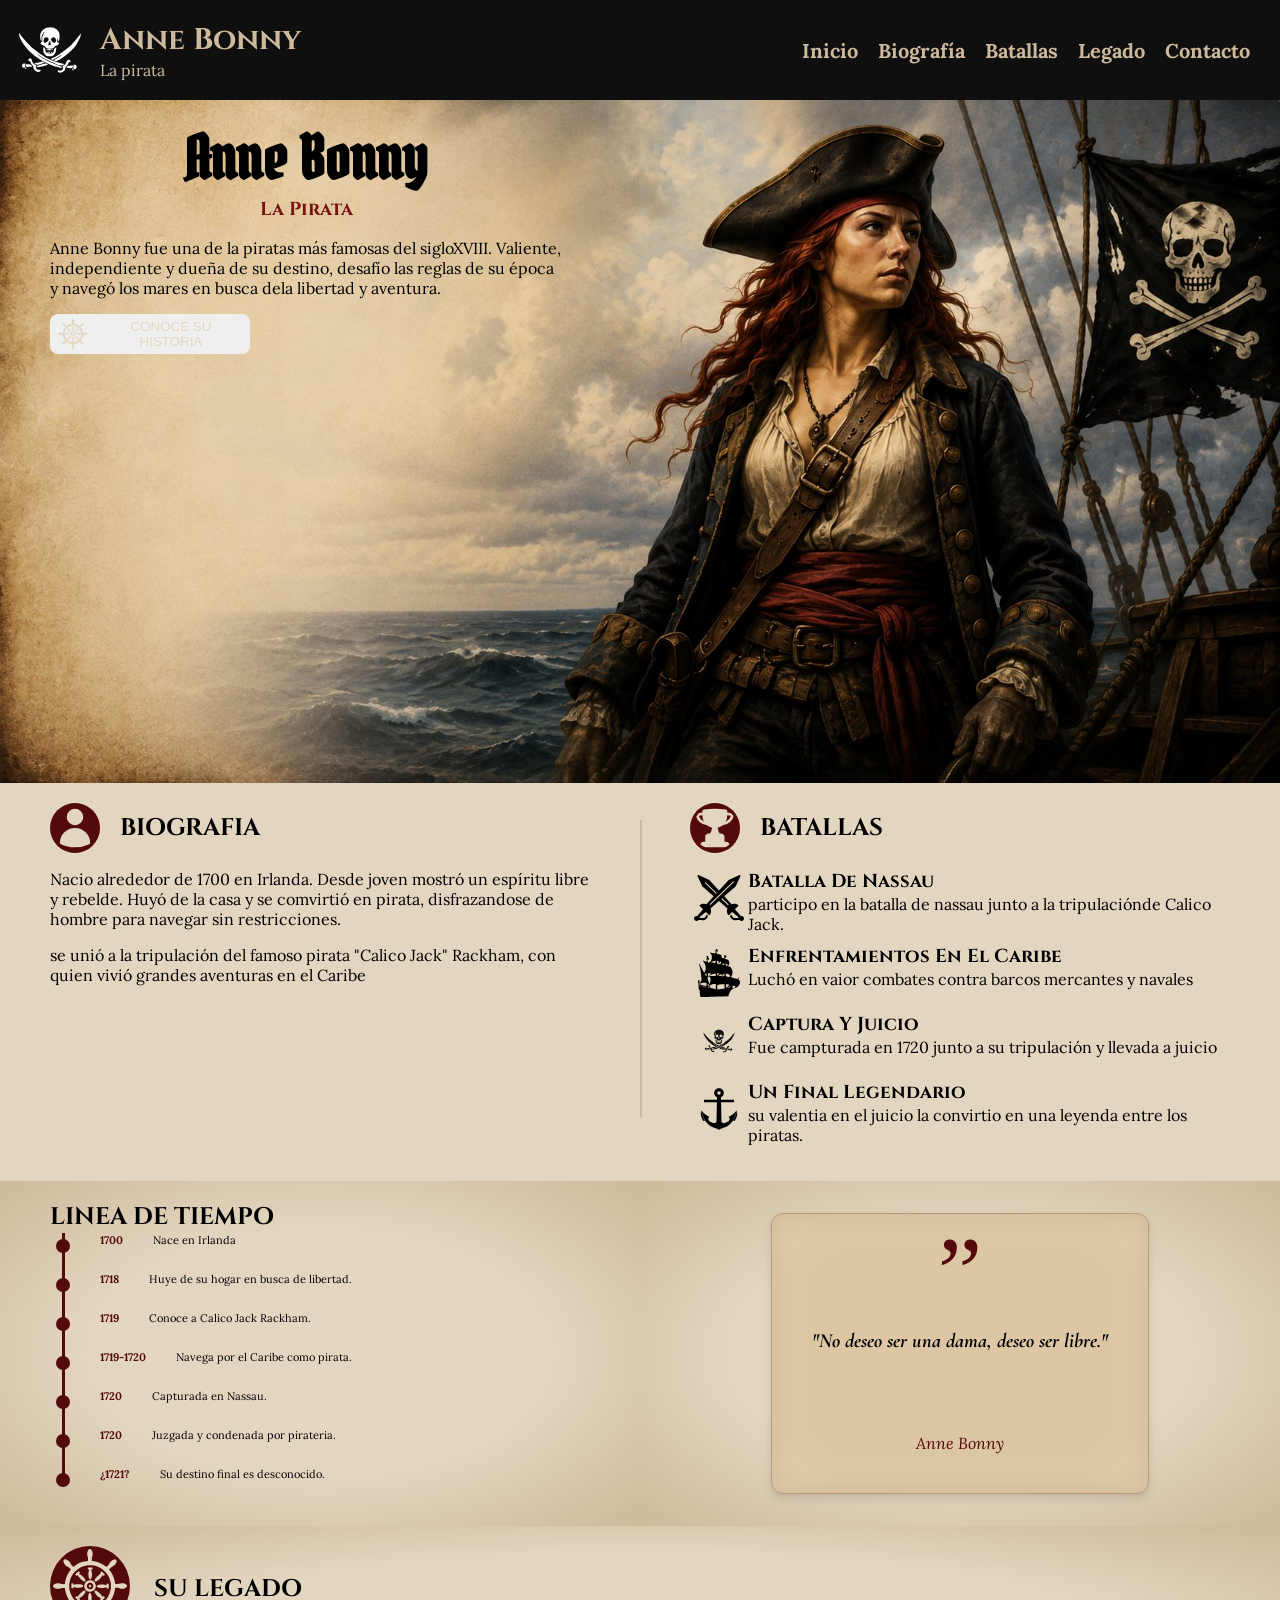
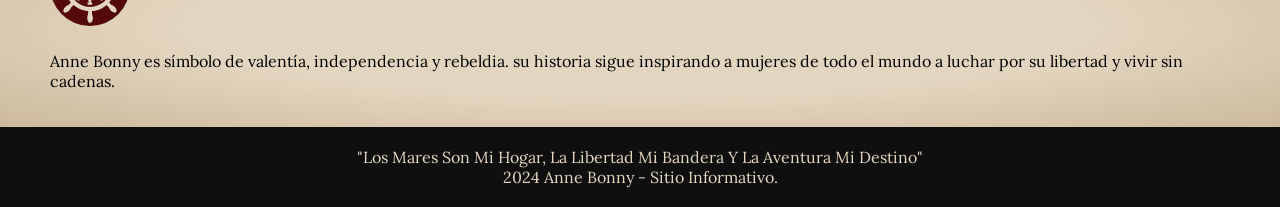
<file: index.html>
<!DOCTYPE html>
<html lang="es">

<head>
    <meta charset="UTF-8">
    <meta name="viewport" content="width=device-width, initial-scale=1.0">
    <!-- Descripcion para buscadores y resultados de SEO. -->
    <meta name="description"
        content="Conoce la vida, las batallas y el legado de Anne Bonny, una de las piratas más famosas del siglo XVIII.">

    <!-- La imagen JPEG optimizada es el elemento principal y se solicita con prioridad alta, prove bajando resulicion pero esta forma me dio el mejor resultado. -->
    <link rel="preload" as="image" href="img/annebonny.jpg" fetchpriority="high">
    <link rel="preload" href="css/styles.css" as="style">
    <link rel="stylesheet" href="css/styles.css">

    <link rel="preconnect" href="https://fonts.googleapis.com">
    <link rel="preconnect" href="https://fonts.gstatic.com" crossorigin>

    <!-- Carga las fuentes despues del render inicial para no bloquear la pagina. -->
    <link
        href="https://fonts.googleapis.com/css2?family=Cinzel:wght@400;600;700&family=Cormorant+Garamond:ital,wght@0,400;1,400;1,600&family=Lora:wght@400;500;600&family=Pirata+One&display=swap"
        rel="stylesheet" media="print" onload="this.media='all'">
    <noscript>
        <link
            href="https://fonts.googleapis.com/css2?family=Cinzel:wght@400;600;700&family=Cormorant+Garamond:ital,wght@0,400;1,400;1,600&family=Lora:wght@400;500;600&family=Pirata+One&display=swap"
            rel="stylesheet">
    </noscript>

    <title>Anne Bonny: biografía y legado</title>
</head>

<body>
    <header>

        <svg xmlns="http://www.w3.org/2000/svg" xmlns:svg="http://www.w3.org/2000/svg" id="svg557"
            viewBox="0 0 744.09 496.06" fill="currentColor" version="1.0" y="0" x="0" class="jolly-roger">
            <g id="g790" transform="translate(11.735 27.521)">
                <path id="selection_to_path"
                    d="m297 155c3-9 0-25 1-35 1-6 5-12 8-18 2-6 5-14 12-16-2 6-3 6-5 11l-3 11c-2 5-5 7-6 12-2 7-1 24-1 32 0 2 0 5-2 7-3 4-12 1-11 11 0 1 0 3 1 4 4 9 20 12 28 16 8 5 6 10 14 15 8 6 29 6 39 5 3-1 8-1 11-3 8-3 9-11 17-16 6-3 19-5 25-14 1-1 2-3 2-4 3-11-10-7-13-14-2-5 1-21 2-26l3 3v9l1 10c11-2 10-15 11-24 2-24 2-39-15-58-10-10-23-18-37-20h-9l-7-1-8 1c-13 1-22 1-33 7-8 4-13 9-19 16-15 16-18 36-15 57 1 8 3 17 9 22zm33-30c14-1 24 9 19 23-4 9-13 16-23 18-9 1-13-5-13-13 0-13 2-24 17-28zm56 0c12 0 18 10 19 21 0 3 1 6 1 8-1 7-8 12-15 13-11 0-24-17-23-27 2-9 10-13 18-15zm-18 61l-11-2-9 3c-1-7 2-17 5-24 1-2 3-6 5-7 4-1 5 4 5 6 2 8 5 16 5 24z" />
                <path id="selection_to_path#1"
                    d="m407 202c-3 1-7 1-10 3-10 7-5 24-14 35-4 5-13 7-20 7-13 0-29-1-35-14-5-9 2-18-9-29-2-1-5-4-7-4-3 0-2 4-2 6l1 20c0 15 4 15 11 24 4 6 7 12 14 15 9 3 19 3 28 2 7 0 11 1 18-3s19-20 21-28l1-14c2-10 3-8 3-20z" />
                <path id="path719"
                    d="m590 98c-15 21-31.26 38.79-49 60l-24 27c-20 19-70 56-93 71-13 9-27 16-41 22l-18.26 8.84c3 3 8.58 4.64 13.63 7 3 0 13.63-5.84 16.63-7.84l32-18c6-4 12-9 19-10-3 7-10 11-17 15l-19 11s-19.95 11.37-22.68 13.26c5.47 2.16 13.68 4.64 18.89 6.74 5 0 11.79-5 15.79-7 11-6 25-15 36-23l18-12c14-11 28-23 41-36 10-9 20-18 28-29 11-13 18-28 26-43 9-14 12-23 17-38 1-5 4-13 2-18z" />
                <path id="path725"
                    d="m131 93c-3 11 1 24 5 34 9 24 24 45 39 65 9 13 24 29 35 40l12 10 26 23c21 16 60 40 84 51l32 14s13 5 13 5c15 6 30 10 46 13 9 2 19 5 28 5-3-11-9-10-18-13l-33-13c-46-19-97-38-133-74 7 0 12 6 17 10 7 5 16 11 24 16 22 13 72 36 97 45 10 4 27 11 37 11 8 1 19-4 25-8-4-4-8-3-14-4 0 0-31-9-31-9-27-7-53-17-78-30l-14-6-19-12-23-15-24-19-41-32s-38-39-38-39l-19-22-20-22-15-24z" />
                <path id="path731"
                    d="m452 340c2 4 6 10 6 15 0 11-13 21-23 20-4-1-13-6-16 0-1 2-1 4 0 5 0 4 5 6 9 8 11 3 23-1 32-7 7-4 12-11 14-19l2-13c1-4 5-5 10-12 6-8 12-22 20-28 3-2 6-3 10-4-2-3-4-5-6-8-2-1-4-3-6-3-3-1-7-1-10 1-14 7-11 20-19 30-6 8-13 12-23 15z" />
                <path id="path737"
                    d="m484 353c7 3 13 2 20 2l15 1c7 0 9-4 12-10 1-2 2-6 0-8s-6-2-9-2l-17 1c-3 0-8 0-11 1-5 3-9 10-10 15z" />
                <path id="path743" d="m538 367c-5-2-8-4-11-8-1 1-2 1-3 2-1 5 12 17 14 6z" />
                <path id="path744" d="m531 333l8 5c-2 4-7 12-6 17 1 10 15 10 21 4 7-8 7-20-3-26-6-3-13-2-20 0z" />
                <path id="selection_to_path#5" d="m172 361l1 1c8-2 13-5 14-13-6 1-12 7-15 12z" />
                <path id="selection_to_path#4"
                    d="m179 324c-3-2-6-3-10-3-3 0-6 0-9 1-10 4-11 20-3 27 4 4 14 6 18 1 4-4 3-9 1-14-1-3-3-7-1-9 1-2 3-2 4-3z" />
                <path id="selection_to_path#3"
                    d="m178 328c1 3 6 15 8 17 3 2 6 2 9 2l18-1h13c0-3 0-6-1-8-3-8-14-12-22-12 0 0-9 1-9 1-6 0-11-1-16 1z" />
                <path id="selection_to_path#2"
                    d="m197 296c19 5 19 21 27 32 3 4 11 10 12 14 1 3 0 4 1 11 2 9 8 18 16 23 9 6 17 10 28 7 6-2 12-6 9-13s-14 0-21-2c-7-3-15-13-15-21l4-14c-11-4-24-13-29-24-3-7-3-17-8-22-9-7-21-1-24 9z" />
                <path id="path758"
                    d="m245 319c3 4 5 5 9 7 14 8 23 2 37-1 0 0 29-9 29-9-3.84-2.58-12.42-7.95-16-10l-19 5-40 8z" />
                <path id="path759"
                    d="m259 348c26 0 50-8 75-14 0 0 11-5.21 14.68-5.21-3.47-2.53-17.63-7.63-19.84-9.63-3 0.89-14.84 4.84-18.84 5.84l-25 7-12 3c-7 3-12 4-14 13z" />
                <path id="selection_to_path#8"
                    d="m336 233c0 2.5 0.25 5.54 1.25 7.04s4.75 1.63 5.75 0.96c0.81-0.82-0.75-4.75-1.62-5.88-0.88-1.12-2.38-1.62-5.38-2.12z" />
                <path id="selection_to_path#7" d="m344 234l1 5c0 1 1 3 2 4 4 2 6-8 3-9-2-1-4 0-6 0z" />
                <path id="selection_to_path#6"
                    d="m356 235c-3 2-3.09 5.72-1.96 7.6 1.12 1.87 3.46 1.9 4.96 1.4 1-0.5 2.5-3 2.62-5.25 0.13-2.25-1.12-4.25-5.62-3.75z" />
                <path id="path784" d="m345 222c2.7 1.4 7.17-0.09 7.17-0.09l-0.17-5.91c-1-4-4-5-6-3-1 2-1 7-1 9z" />
                <path id="path785"
                    d="m360 212c-1 0-4.13-0.52-5.13 0.48-1.96 1.96-2.87 8.52 0.13 10.52 1.87 0.48 5 0.91 6-3.09v-2.91s-0.04-3.26-1-5z" />
                <path id="path786" d="m370 244c0.91 0.4 2-1 3-2 7-7-7.56-12.61-5-2 0 0 0.95 3.83 2 4z" />
                <path id="path787" d="m341.74 211c-1-0.35-2.74 0-3.74 0-7.78 3.52 2 17 5 8v-3s-0.56-4.65-1.26-5z" />
                <path id="path788"
                    d="m364 212s-1.7 10.13-1 11c1.31 0.7 5.34 0.52 6.83-0.52 0-3 0.18-6.51-0.42-8.34-0.61-1.83-1.91-1.64-5.41-2.14z" />
                <path id="path789"
                    d="m373.56 210.83l-0.56 5.17c0 3 0.65 8.83 4.65 5.83 0.5-0.5 1.85-6.45 1.3-9.17-1.03-1.45-2.91-1.6-5.39-1.83z" />
            </g>

        </svg>
        <div>
            <h1>Anne Bonny</h1>
            <p>La pirata</p>
        </div>
        <nav>
            <a href="#presentacion">Inicio</a>
            <a href="#biografia">Biografía</a>
            <a href="#logros">Batallas</a>
            <a href="#legado">Legado</a>
            <a href="contacto.html">Contacto</a>
        </nav>

    </header>
    <main>
        <!-- Presentacion -->
        <section id="presentacion">
            <div class="principal-texto">
                <h2>Anne Bonny</h2>
                <h3> La Pirata </h3>
                <p>Anne Bonny fue una de la piratas más famosas del sigloXVIII. Valiente, independiente y dueña de su
                    destino, desafío las reglas de su época y navegó los mares en busca dela libertad y aventura.</p>

                <button id="historia">
                    <svg version="1.0" xmlns="http://www.w3.org/2000/svg" fill="currentColor"
                        viewBox="0 0 1280.000000 1280.000000" preserveAspectRatio="xMidYMid meet">
                        <metadata>
                            Created by potrace 1.15, written by Peter Selinger 2001-2017
                        </metadata>
                        <g transform="translate(0.000000,1280.000000) scale(0.100000,-0.100000)" stroke="none">
                            <path d="M6300 12784 c-106 -39 -196 -130 -265 -269 -160 -326 -166 -797 -14
-1134 l29 -64 0 -288 c0 -241 -2 -289 -14 -289 -113 0 -509 -65 -717 -119
-599 -153 -1161 -435 -1648 -825 l-129 -104 -203 204 c-198 199 -203 205 -230
278 -129 355 -485 699 -844 818 -99 32 -239 32 -310 0 -57 -27 -88 -53 -120
-102 -122 -193 17 -583 315 -880 145 -146 303 -250 485 -320 54 -20 82 -44
266 -228 l207 -205 -87 -107 c-471 -584 -785 -1279 -911 -2014 -26 -152 -50
-344 -50 -397 0 -18 -12 -19 -286 -19 -269 0 -289 1 -319 20 -49 30 -161 70
-257 91 -484 106 -1022 -39 -1166 -315 -22 -42 -26 -64 -26 -126 0 -98 26
-154 114 -241 257 -255 882 -316 1299 -128 l64 29 288 0 c269 0 289 -1 289
-17 1 -48 23 -225 46 -363 119 -721 429 -1413 892 -1991 l110 -137 -207 -204
c-195 -195 -209 -206 -271 -228 -349 -121 -703 -486 -822 -845 -32 -99 -32
-239 0 -310 64 -139 198 -191 390 -150 376 79 755 423 911 827 25 63 40 81
230 272 l203 204 108 -86 c584 -472 1279 -787 2014 -912 152 -26 344 -50 397
-50 18 0 19 -12 19 -286 0 -269 -1 -289 -20 -319 -30 -49 -70 -161 -91 -257
-106 -484 39 -1022 315 -1166 42 -22 64 -26 126 -26 98 0 154 26 241 114 255
257 316 882 128 1299 l-29 64 0 288 c0 241 2 289 14 289 113 0 509 65 717 119
599 153 1161 435 1648 825 l129 104 203 -204 c198 -199 203 -205 230 -278 129
-355 485 -699 844 -818 99 -32 239 -32 310 0 57 27 88 53 120 102 122 193 -17
583 -315 880 -145 146 -303 250 -485 320 -54 20 -82 44 -266 228 l-207 205 87
107 c471 584 785 1279 911 2014 26 152 50 344 50 397 0 18 12 19 286 19 269 0
289 -1 319 -20 49 -30 161 -70 257 -91 484 -106 1022 39 1166 315 22 42 26 64
26 126 0 98 -26 154 -114 241 -257 255 -882 316 -1299 128 l-64 -29 -288 0
c-269 0 -289 1 -289 18 -1 47 -23 224 -46 362 -119 721 -429 1413 -892 1991
l-110 137 207 204 c195 195 209 206 271 228 349 121 703 486 822 845 32 99 32
239 0 310 -64 139 -198 191 -390 150 -376 -79 -755 -423 -911 -827 -25 -63
-40 -81 -230 -272 l-203 -204 -108 86 c-584 472 -1279 787 -2014 912 -152 26
-344 50 -397 50 -18 0 -19 12 -19 286 0 269 1 289 20 319 30 49 70 161 91 257
106 484 -41 1026 -315 1165 -65 33 -153 40 -216 17z m565 -2813 c180 -25 269
-41 424 -80 1343 -337 2396 -1443 2665 -2801 53 -266 60 -352 60 -705 0 -292
-2 -347 -22 -480 -72 -471 -207 -877 -420 -1257 -340 -608 -812 -1080 -1420
-1420 -380 -213 -786 -348 -1257 -420 -133 -20 -188 -22 -480 -22 -353 0 -439
7 -705 60 -1366 271 -2468 1326 -2805 2684 -74 298 -100 525 -100 865 1 297
14 439 66 695 306 1529 1578 2705 3119 2884 201 23 215 24 480 20 174 -2 289
-9 395 -23z" />
                            <path d="M6030 9428 l0 -193 130 2 c71 1 130 1 130 0 0 -2 -16 -35 -35 -74
-43 -87 -90 -266 -110 -419 -19 -148 -19 -444 0 -601 29 -234 99 -450 175
-536 70 -80 137 -89 204 -27 148 137 246 587 217 1000 -20 291 -65 474 -159
652 -2 4 55 6 127 5 l131 -2 0 193 0 192 -405 0 -405 0 0 -192z" />
                            <path d="M4127 8672 l-297 -297 133 -133 133 -133 93 96 c52 52 95 94 96 93 1
-2 10 -25 19 -53 29 -79 118 -232 199 -340 239 -319 590 -612 848 -706 70 -26
95 -30 152 -27 57 3 71 8 94 31 23 23 28 37 31 94 6 111 -56 257 -191 448
-226 320 -624 658 -882 751 -27 9 -51 18 -53 19 -1 1 41 44 93 96 l95 94 -132
132 -133 133 -298 -298z" />
                            <path d="M8265 8840 l-130 -130 93 -93 c50 -51 92 -96 92 -100 0 -4 -6 -7 -13
-7 -26 0 -212 -97 -296 -154 -136 -93 -218 -162 -351 -295 -147 -147 -222
-237 -314 -377 -76 -118 -119 -204 -141 -289 -19 -76 -19 -118 1 -161 55 -115
259 -76 519 99 337 227 661 595 791 900 l29 67 95 -95 95 -95 130 130 130 130
-295 298 c-162 165 -297 300 -300 300 -3 1 -64 -56 -135 -128z" />
                            <path d="M6270 7383 c-402 -67 -724 -356 -830 -748 -33 -122 -38 -310 -11
-441 90 -436 446 -758 888 -803 378 -39 741 144 950 477 182 291 196 665 37
973 -177 343 -522 552 -901 548 -59 -1 -119 -4 -133 -6z m275 -438 c143 -38
285 -143 358 -266 134 -227 98 -505 -89 -693 -111 -110 -252 -169 -405 -169
-158 1 -280 53 -399 173 -146 146 -201 333 -155 529 47 199 224 377 421 425
79 19 197 19 269 1z" />
                            <path d="M6346 6593 c-47 -13 -97 -57 -122 -109 -107 -219 164 -417 336 -244
98 97 85 245 -28 324 -35 25 -54 31 -105 32 -34 2 -71 0 -81 -3z" />
                            <path d="M3180 6415 l0 -405 193 0 192 0 -2 125 c-1 69 2 125 7 125 4 0 34
-13 66 -29 115 -57 308 -102 519 -121 376 -34 818 37 1005 162 239 159 38 347
-454 425 -157 25 -547 25 -698 0 -147 -25 -275 -61 -365 -102 -42 -19 -78 -35
-80 -35 -2 0 -3 57 -2 128 l1 127 -191 3 -191 2 0 -405z" />
                            <path d="M9260 6640 l0 -130 -42 21 c-172 88 -381 129 -689 136 -227 6 -346
-3 -519 -38 -318 -63 -496 -191 -437 -314 61 -127 339 -224 733 -255 315 -25
700 31 893 129 l61 31 0 -130 0 -130 190 0 190 0 0 405 0 405 -190 0 -190 0 0
-130z" />
                            <path d="M5400 5594 c-274 -73 -704 -435 -956 -805 -57 -84 -154 -270 -154
-296 0 -7 -3 -13 -7 -13 -4 0 -49 42 -100 92 l-93 93 -132 -132 c-73 -73 -130
-134 -127 -135 3 -2 138 -136 302 -298 l297 -295 130 130 130 130 -97 97 c-82
83 -94 98 -77 104 392 128 962 692 1093 1082 24 72 27 161 6 201 -29 57 -108
74 -215 45z" />
                            <path d="M7253 5590 c-84 -51 -84 -153 2 -336 77 -166 201 -333 388 -522 124
-126 205 -196 335 -289 85 -61 272 -163 322 -176 24 -6 20 -11 -70 -102 l-95
-95 133 -133 132 -132 297 298 298 297 -132 132 -133 133 -95 -95 c-91 -90
-96 -94 -102 -70 -13 50 -115 237 -176 322 -93 130 -163 211 -289 335 -189
187 -356 311 -522 388 -145 68 -234 81 -293 45z" />
                            <path d="M6345 5231 c-116 -48 -218 -311 -256 -660 -17 -160 -7 -471 21 -626
22 -127 78 -308 110 -361 11 -17 20 -34 20 -38 0 -3 -58 -6 -130 -6 l-130 0 0
-190 0 -190 405 0 405 0 0 190 0 190 -128 0 -128 0 32 68 c177 366 173 1117
-6 1472 -64 127 -141 181 -215 151z" />
                        </g>
                    </svg>
                    Conoce su historia
                </button>
            </div>

        </section>
        <div id="inicio">
            <!-- Biografia -->
            <section id="biografia">
                <div id="biografia2" class="principal-texto mi-seccion">
                    <h2 class="titulo-seccion">
                        <svg class="icono-principal" xmlns="http://www.w3.org/2000/svg" viewBox="0 0 24 24"
                            fill="currentColor" class="size-6">
                            <path fill-rule="evenodd"
                                d="M7.5 6a4.5 4.5 0 1 1 9 0 4.5 4.5 0 0 1-9 0ZM3.751 20.105a8.25 8.25 0 0 1 16.498 0 .75.75 0 0 1-.437.695A18.683 18.683 0 0 1 12 22.5c-2.786 0-5.433-.608-7.812-1.7a.75.75 0 0 1-.437-.695Z"
                                clip-rule="evenodd" />
                        </svg>

                        Biografia
                    </h2>
                    <p>Nacio alrededor de 1700 en Irlanda. Desde joven mostró un espíritu libre y rebelde. Huyó de la
                        casa y
                        se
                        comvirtió en pirata, disfrazandose de hombre para navegar sin restricciones.</p>

                    <p>se unió a la tripulación del famoso pirata "Calico Jack" Rackham, con quien vivió grandes
                        aventuras
                        en el
                        Caribe</p>
                </div>
            </section>
            <!-- Logros -->
            <section id="logros">
                <div class="principal-texto">
                    <h2 class="titulo-seccion">
                        <svg xmlns="http://www.w3.org/2000/svg" viewBox="0 0 24 24" fill="currentColor"
                            class="size-6 icono-principal">
                            <path fill-rule="evenodd"
                                d="M5.166 2.621v.858c-1.035.148-2.059.33-3.071.543a.75.75 0 0 0-.584.859 6.753 6.753 0 0 0 6.138 5.6 6.73 6.73 0 0 0 2.743 1.346A6.707 6.707 0 0 1 9.279 15H8.54c-1.036 0-1.875.84-1.875 1.875V19.5h-.75a2.25 2.25 0 0 0-2.25 2.25c0 .414.336.75.75.75h15a.75.75 0 0 0 .75-.75 2.25 2.25 0 0 0-2.25-2.25h-.75v-2.625c0-1.036-.84-1.875-1.875-1.875h-.739a6.706 6.706 0 0 1-1.112-3.173 6.73 6.73 0 0 0 2.743-1.347 6.753 6.753 0 0 0 6.139-5.6.75.75 0 0 0-.585-.858 47.077 47.077 0 0 0-3.07-.543V2.62a.75.75 0 0 0-.658-.744 49.22 49.22 0 0 0-6.093-.377c-2.063 0-4.096.128-6.093.377a.75.75 0 0 0-.657.744Zm0 2.629c0 1.196.312 2.32.857 3.294A5.266 5.266 0 0 1 3.16 5.337a45.6 45.6 0 0 1 2.006-.343v.256Zm13.5 0v-.256c.674.1 1.343.214 2.006.343a5.265 5.265 0 0 1-2.863 3.207 6.72 6.72 0 0 0 .857-3.294Z"
                                clip-rule="evenodd" />
                        </svg>

                        Batallas
                    </h2>
                    <ul>
                        <li>
                            <svg class="icono-secundario" xmlns="http://www.w3.org/2000/svg"
                                shape-rendering="geometricPrecision" text-rendering="geometricPrecision"
                                image-rendering="optimizeQuality" fill-rule="evenodd" clip-rule="evenodd"
                                viewBox="0 0 512 472.178">
                                <path
                                    d="M476.079 10.208l-48.678 105.717a7.269 7.269 0 01-1.801 2.393L310.365 219.249l74.965 81.314c6.784-2.789 13.816-4.524 20.824-5.189 16.697-1.586 33.257 2.898 46.096 13.656a5.408 5.408 0 01.633 8.188l-33.872 33.873 62.95 70.999c7.948-1.519 16.485.797 22.638 6.949 9.868 9.869 9.868 25.87 0 35.738-9.869 9.868-25.871 9.868-35.739 0a25.383 25.383 0 01-3.383-4.188l-.275.02c-3.468.225-6.874.522-10.533.841-16.808 1.474-38.32 3.354-51.495-1.179-8.702-2.991-15.775-7.738-21.3-14.132-5.425-6.283-9.216-14.003-11.459-23.058-1.38-5.576 2.022-11.221 7.598-12.602 5.576-1.38 11.221 2.024 12.601 7.598 1.455 5.876 3.762 10.71 6.97 14.424 3.11 3.598 7.22 6.317 12.38 8.089l42.865.143.329-9.611-62.131-52.047-31.748 31.748-.338.295a5.396 5.396 0 01-7.603-.633c-10.937-12.878-15.502-29.565-13.905-46.39.677-7.143 2.468-14.311 5.351-21.217l-86.785-76.011-86.783 76.011c2.882 6.906 4.674 14.074 5.351 21.217 1.597 16.825-2.969 33.512-13.905 46.39a5.396 5.396 0 01-7.603.633l-.33-.303-31.749-31.745-62.138 52.052.329 9.611 42.865-.143c5.16-1.772 9.27-4.491 12.38-8.089 3.208-3.714 5.515-8.548 6.97-14.424 1.38-5.574 7.025-8.978 12.601-7.598 5.576 1.381 8.977 7.026 7.597 12.602-2.242 9.055-6.033 16.775-11.458 23.058-5.525 6.394-12.598 11.141-21.301 14.132-13.174 4.533-34.686 2.653-51.494 1.179-3.659-.319-7.065-.616-10.533-.841l-.275-.02a25.434 25.434 0 01-3.383 4.188c-9.868 9.868-25.87 9.868-35.739 0-9.868-9.868-9.868-25.869 0-35.738 6.152-6.152 14.69-8.468 22.638-6.949l62.952-71.002-33.874-33.87a5.408 5.408 0 01.633-8.188c12.838-10.758 29.398-15.242 46.096-13.656 7.008.665 14.039 2.399 20.824 5.188l74.962-81.314L86.4 118.318a7.229 7.229 0 01-1.799-2.394L35.921 10.208A7.195 7.195 0 0145.712.781l106.324 47.593a7.173 7.173 0 012.359 1.695l101.602 110.207L357.599 50.064a7.323 7.323 0 012.365-1.69L466.288.781a7.195 7.195 0 019.791 9.427zM288.195 238.667l-1.66 1.454-6.476 5.674 67.424 65.473 7.517-7.73-66.805-64.871zm-62.43-45.597l5.318-5.769 1.992-2.161L118.827 74.198l-7.517 7.73L225.765 193.07zM409.874 72.999L166.923 308.93l-7.517-7.73L402.357 65.269l7.517 7.73z" />
                            </svg>
                            <div>
                                <h3>batalla de nassau</h3>
                                <p>participo en la batalla de nassau junto a la tripulaciónde Calico Jack.</p>
                            </div>
                        </li>
                        <li>
                            <svg class="icono-secundario" version="1.1" id="Layer_1" xmlns="http://www.w3.org/2000/svg"
                                xmlns:xlink="http://www.w3.org/1999/xlink" x="0px" y="0px"
                                viewBox="0 0 1446.024 1658.628" enable-background="new 0 0 1446.024 1658.628"
                                xml:space="preserve">
                                <path d="M1384.601,1049.451c-8.191-1.121-16.431-2.779-23.696-6.875c7.606-20.673,21.453-38.42,34.861-55.631
	c-0.195-3.413-0.585-10.288-0.78-13.749c-26.426,11.507-42.175,36.714-63.238,54.949c-20.562,8.535-94.522-26.023-145.441-29.156
	c-15.261-1.365-22.574-16.333-30.961-27.011c-14.53-4.291-29.547-6.533-44.612-7.46c23.257-31.009,47.294-62.214,60.263-99.22
	c1.03-59.889,9.904-55.48-7.509-121.648c-7.897-34.692-40.995-101.596-66.407-113.749c-30.59-2.895-48.618-16.23-79.083-21.307
	c10.288-18.771,27.889-32.716,35.885-52.852c24.128-53.35,6.922-134.7-29.888-168.893c-27.158-6.338-54.266-13.798-79.864-25.012
	c-3.218-0.049-9.654-0.195-12.872-0.244c-3.803-10.483-5.509-21.502-6.68-32.569c2.877-5.168,5.753-10.434,8.581-15.651
	c-2.877-5.851-5.802-11.702-8.63-17.601c14.042,3.51,21.55,14.188,24.72,27.694c5.9,1.511,11.799,2.925,17.796,4.291
	c-1.316-6.533-2.584-13.018-3.901-19.551c5.168-21.794,1.268-43.784-7.46-64.018c-18.723-5.607-37.543-10.775-56.509-15.358
	c-3.023,25.695,4.291,52.657-4.339,77.474c-0.146,1.999-0.439,5.997-0.585,7.996c3.218,8.727,6.29,17.504,9.264,26.329
	c-3.413,1.95-6.826,3.901-10.239,5.851c-41.527-14.151-56.538-14.987-75.28-22.087c-5.934-24.138-8.181-71.955-32.277-99.025
	c-18.521-3.478-124.357-29.94-130.522-31.009c0.098-8.825,0.683-17.699-0.926-26.377c-4.583-3.315-9.264-6.485-14.042-9.459
	c-3.413-21.404,2.877-42.223,2.877-63.432c7.118,5.51,12.726,12.287,14.091,21.453c2.438,0.39,7.362,1.121,9.8,1.463
	c5.948,3.413,11.945,6.728,17.894,10.141c-6.972-16.529-6.046-34.52-5.851-52.072c-14.578-11.458-20.185-30.57-35.787-40.858
	c-9.264-1.463-18.381-3.657-27.45-5.9c0.049,18.576,0.146,37.201-0.293,55.778c-14.862,25.563-13.208-7.409,0.878,69.381
	c-10.531,6.29-19.454,14.676-22.477,27.011c-56.363-7.85-111.702-21.843-167.869-30.766c-0.098,3.267-0.293,9.751-0.341,13.018
	c28.331,25.214,64.122,56.81,58.703,124.427c3.791,80.672-14.161,129.112-49.439,178.84c-15.261-3.023-30.717-4.681-46.075-6.68
	c8.24,11.263,16.919,22.233,24.768,33.74c-18.332-5.168-36.714-10.483-54.607-17.114c-21.94-22.379-17.016-55.388-16.138-83.91
	c4.827-2.877,9.556-5.948,14.188-9.166c-1.365-7.07-3.608-13.993-5.071-21.014c12.384,9.751,13.506,27.743,26.329,37.64
	c3.462-0.097,10.385-0.244,13.798-0.341c-1.268-3.754-2.584-7.46-3.852-11.165c3.998-14.773,3.51-30.132,3.364-45.246
	c-8.971-8.971-18.333-17.65-29.205-24.232c-0.098-2.925-0.244-8.727-0.341-11.653c2.438-0.195,7.362-0.536,9.849-0.731
	c0.098-5.705,0.195-11.458,0.293-17.162c-8.922-17.162-25.256-27.596-42.126-35.739c-5.607-0.098-11.214-0.244-16.821-0.341
	c3.023,33.35,0.829,66.943,4.486,100.293c-5.461,5.656-10.922,11.312-16.382,17.016c0.878,2.925,2.535,8.776,3.364,11.75
	c21.258,12.969,11.165,40.029,13.847,60.41c-7.655,4.096-14.92,12.579-24.476,9.898c-41.102-7.362-79.083-25.744-119.795-34.91
	c12.849,27.747,38.753,33.354,77.279,106.387c53.54,115.23,33.998,226.662-18.771,291.955
	C189.2,759.64,81.681,514.154,49.399,505.131c20.458,87.001,64.537,146.39,90.492,469.624
	c18.125,114.828-35.615,184.041-76.987,203.169c2.633-14.334,12.921-24.915,22.331-35.251c-3.657-10.775-7.411-21.502-11.214-32.179
	c5.217-7.021,10.288-14.091,15.456-21.16c-15.651-7.265-24.573-22.233-37.055-33.301c-0.585,3.998-1.804,11.994-2.389,15.992
	c-7.947,6.192-16.09,12.141-24.476,17.747c0.39,2.292,1.17,6.875,1.511,9.118c7.411,16.187-0.829,34.276,3.998,51.146
	c20.269,22.112,13.314-3.294,14.334,198.586c14.92,29.254,36.226,55.046,48.659,85.568c-22.101,46.704-19.086-4.016,0,102.194
	c33.952,126.378-195.808,89.393,945.051,63.237c-0.937-80.898,114.213-250.357,151.975-254.218
	c51.826-8.781,137.985-37.468,177.377-84.593c12.384-21.599,28.961-40.615,38.81-63.628c4.291-11.458,8.045-23.111,12.628-34.471
	C1423.052,1130.824,1407.491,1061.003,1384.601,1049.451z M308.345,846.769c1.609,23.306,2.438,46.66,2.584,70.063
	c-5.363,6.338-10.678,13.067-18.284,16.919c-0.131-0.236-37.164-67.733-37.299-67.967c-0.097-2.682-0.341-8.045-0.488-10.727
	C295.552,847.023,257.625,852.566,308.345,846.769z M84.211,1262.42c0.049-7.314,0.097-14.627,0.146-21.892
	c2.438-2.048,7.265-6.192,9.703-8.24c0.146,12.482,0.244,25.012,0.585,37.494C92.012,1267.929,86.844,1264.273,84.211,1262.42z
	 M123.363,1279.29c-2.438-1.706-7.411-5.022-9.849-6.728c0.049-9.605,0.098-19.259,0.146-28.864h9.703V1279.29z M137.551,1282.703
	c-0.146-13.164-0.439-27.157,9.459-37.25c0.731,12.384,0.829,24.817,0.829,37.25H137.551z M181.871,1287.481
	c-2.438,0.097-7.314,0.341-9.751,0.439v-29.595c2.438,0,7.313-0.049,9.751-0.049V1287.481z M201.178,1298.987
	c0.049-11.945,0.146-23.891,0.244-35.787h9.654c0.049,9.313,0.098,18.674,0.195,28.035
	C208.736,1293.185,203.714,1297.037,201.178,1298.987z M228.336,1305.618c-4.729-12.969-3.364-27.011-3.559-40.517
	C242.036,1272.561,228.238,1292.357,228.336,1305.618z M259.833,1310.396c-12.823-8.581-9.508-24.232-9.995-37.445
	c2.438,0,7.411,0,9.849-0.049C260.174,1285.384,261.295,1297.964,259.833,1310.396z M279.189,1314.005
	c-2.925-13.311-7.07-28.328,2.877-39.834c6.485,9.313,6.485,20.575,7.167,31.399
	C286.698,1307.666,281.724,1311.908,279.189,1314.005z M76.361,1203.912c-1.901-1.804-5.656-5.461-7.509-7.265
	c67.865-53.992,218.879-55.377,239.2-35.056c1.219,33.74,1.219,67.674-0.683,101.414
	C265.331,1267.226,104.908,1211.057,76.361,1203.912z M304.884,1320.294c-1.073-11.506-1.268-22.964-1.316-34.471
	c2.438,2.145,7.411,6.387,9.849,8.532C311.807,1303.327,310.881,1312.883,304.884,1320.294z M329.603,1043.795
	c-2.243-19.503-0.195-39.103-1.073-58.654l3.949,0.439C331.212,1004.936,336.039,1024.975,329.603,1043.795z M464.513,470.465
	c48.275-25.994,108.158-37.69,146.416-36.324c-0.049,12.823,0.975,25.744-0.975,38.469c-4.047,6.143-8.971,11.75-13.554,17.552
	c-0.146,6.241-0.244,12.531-0.244,18.82c-9.472-4.06-108.31-27.173-109.312-27.401C480.067,477.437,463.782,481.289,464.513,470.465
	z M357.395,839.797c9.361-0.78,19.064-0.731,27.791-4.778c23.793-1.609,47.879-2.194,71.331,2.73
	c-13.311,41.199-47.294,69.43-77.426,98.391c-9.508,1.365-14.822-10.678-20.185-16.87
	C355.006,893.088,358.321,866.223,357.395,839.797z M354.226,943.161c4.388-6.875,18.138-0.975,12.433,6.826
	C362.27,956.667,348.472,950.816,354.226,943.161z M354.811,1187.969c14.871,3.803,24.232,16.09,32.082,28.376
	c-0.195,4.924-0.341,9.849-0.536,14.822c-10.19,14.334-20.478,28.864-34.715,39.59c1.219-8.142,2.584-16.187,4.047-24.281
	C350.228,1227.364,352.763,1207.374,354.811,1187.969z M366.366,1329.85c-7.606-8.63-9.654-19.698-9.898-30.766
	c2.73-1.999,8.191-6.046,10.922-8.045C367.439,1303.961,367.292,1316.93,366.366,1329.85z M391.524,1326.633
	c-2.438,0-7.313-0.049-9.751-0.049v-29.254h9.751V1326.633z M365.44,1277.096c44.261-42.928,34.766-4.892,36.47,0.878
	C389.72,1277.876,377.58,1277.681,365.44,1277.096z M398.838,1188.797c-0.843-3.371-7.834-66.568-45.978-133.203
	c-0.683-27.645-0.244-55.339-0.341-83.033c13.213-10.044,25.207-21.599,38.518-31.448c76.732,48.535,49.376,174.527,33.301,212.287
	c-3.657,8.142-6.923,16.431-9.459,25.012C410.93,1184.555,407.76,1193.722,398.838,1188.797z M415.464,1332.825
	c-2.535-2.048-7.557-6.143-10.093-8.191c0.488-10.044,1.511-20.137,6.192-29.157c1.853,1.95,5.607,5.9,7.46,7.85
	C417.658,1313.127,416.585,1322.976,415.464,1332.825z M615.903,1365.589c-12.433,0-24.866,0-37.299,0.049
	c-7.46-8.094-14.871-16.187-22.233-24.378c-18.482,0.866-92.536-2.949-105.851-15.651c-13.213-10.239-8.776-28.669-14.578-42.662
	c-7.508-0.78-15.7,0.878-22.721-2.34c-2.145-10.531-3.169-21.258-6.241-31.546c40.212-39.995,137.699-58.571,208.874-53.389
	C616.098,1252.327,615.708,1308.934,615.903,1365.589z M599.716,931.849c-65.432-0.78-130.912,0.585-196.343-0.731
	c21.16-26.914,57.094-35.739,83.423-56.753c19.55-4.116,18.254-3.466,33.886-9.751c42.67-12.267,68.641-14.974,90.297-20.722
	C624.51,916.487,610.456,918.547,599.716,931.849z M796.205,532.24c2.877-0.293,8.581-0.975,11.458-1.316
	c23.824-11.848,66.539-18.82,95.807-18.82v36.909c-4.096,4.193-8.094,8.435-12.14,12.677c-30.898-1.683-68.453-13.232-78.742-19.405
	c-5.461-0.39-10.922-0.829-16.382-1.17V532.24z M903.324,919.173c-3.901,5.899-7.655,11.848-11.36,17.845
	c-24.037-2.925-51.195,6.095-72.794-7.07c46.722-29.03,55.265-56.137,66.358-81.18h17.942
	C903.47,872.269,903.567,895.721,903.324,919.173z M784.162,868.563c4.876-0.098,9.751-0.244,14.627-0.341
	c5.656,5.705,11.36,11.36,17.211,16.967c0.293,14.091,0.195,28.474-4.924,41.833c-36.129,1.609-72.599,0.341-107.509-10.044
	c7.996-10.336,18.966-17.455,31.448-21.258C755.995,882.243,749.947,887.382,784.162,868.563z M775.483,455.838
	c-0.926-1.463-2.828-4.437-3.754-5.948c4.388-2.535,8.825-5.022,13.262-7.509c5.168,20.868,7.557,42.418,1.17,63.286
	c-19.431,30.492-41.056,46.404-76.012,32.131c-5.51-0.536-11.019-1.073-16.48-1.511c0.146-3.364,0.39-10.044,0.536-13.359
	c3.072-0.244,9.166-0.78,12.189-1.024C729.847,500.304,749.204,474.122,775.483,455.838z M654.762,476.364
	c0.049-13.749,0-27.45,0-41.199c4.291-0.975,8.581-1.95,12.872-2.925c9.898,1.073,19.795,1.804,29.742,2.34
	c16.919,14.529,26.865,38.371,18.674,60.117c-7.996,15.748-25.744,22.477-39.493,32.179c-6.095-0.049-12.189-0.146-18.284-0.146
	c5.461-11.604,10.873-23.354,12.335-36.226C665.293,485.823,660.028,481.045,654.762,476.364z M659.686,837.895
	c23.501-0.683,46.953,0.634,70.453,1.755c-14.237,30.375-38.177,57.533-70.161,69.576
	C659.443,885.433,659.735,861.688,659.686,837.895z M691.086,942.82c-8.142-1.999-16.187-4.291-24.135-6.826
	c1.853-5.071,4.096-9.946,6.68-14.627C684.211,922.732,688.209,934.092,691.086,942.82z M908.638,1341.454
	c-26.478,19.151-225.812,25.149-239.493,24.476c-7.688-18.252-4.131-133.336-3.998-135.397
	c9.579-11.824,83.286-21.292,98.489-22.233c24.52-9.404,138.834-8.542,139.834-8.581
	C913.66,1246.184,905.761,1294.307,908.638,1341.454z M942.231,519.416c12.384,2.584,24.768,5.412,37.104,8.191
	c14.871,7.996,24.037,21.941,31.887,36.372c0.049,12.482-4.096,24.232-9.898,35.105c-21.468-5.619-26.319-6.545-39.395-10.141
	c0.049-5.51,0.146-11.019,0.244-16.529c-6.143-5.022-12.287-9.995-18.528-14.773C943.06,544.867,942.573,532.142,942.231,519.416z
	 M952.763,847.89c21.843,5.656,45.393,3.852,65.87,14.432c2.243,0.39,6.777,1.073,9.069,1.463
	c26.231,13.262,47.684,34.13,60.8,60.556c0.146,5.022,0.292,10.044,0.439,15.115c-4.827,6.582-9.751,13.164-14.822,19.6
	c-18.918-3.51-38.957,0-57.143-7.021c-12.628-0.975-25.353-0.146-37.884-1.755c-8.289-11.702-19.356-20.868-28.913-31.253
	C943.304,895.867,952.812,871.489,952.763,847.89z M958.029,1211.03c1.365-1.463,4.096-4.339,5.461-5.753
	c37.989-3.993,66.058,3.299,101.219,13.847c-0.146,3.072-0.488,9.117-0.634,12.141c-28.181,34.958-57.582,70.356-97.611,92.345
	C960.252,1304.009,955.288,1237.422,958.029,1211.03z M1017.804,1320.294c-8.679,1.999-17.309,4.047-26.036,5.851
	c18.453-18.077,46.93-30.105,80.059-47.489c29.032-6.177,19.95-8.045,48.464-11.214
	C1107.526,1288.42,1110.661,1294.92,1017.804,1320.294z M1263.782,1301.767c-7.752,7.509-15.992,14.53-25.744,19.356
	c-20.478,4.193-40.419,11.214-61.433,12.287c-0.049-14.188-0.146-28.328-0.39-42.467c-3.998-5.705-7.899-11.458-11.653-17.26
	c10.922-6.582,20.722-14.627,29.254-24.086c19.698,2.73,39.688,4.193,59.044,9.166c3.413,3.706,6.875,7.362,10.385,11.068
	c1.511,5.315,3.12,10.58,4.778,15.846C1266.61,1291.04,1265.147,1296.403,1263.782,1301.767z" />
                            </svg>
                            <div>
                                <h3>Enfrentamientos en el Caribe</h3>
                                <p>Luchó en vaior combates contra barcos mercantes y navales</p>
                            </div>
                        </li>
                        <li>
                            <svg xmlns="http://www.w3.org/2000/svg" xmlns:svg="http://www.w3.org/2000/svg" id="svg557"
                                viewBox="0 0 744.09 496.06" fill="currentColor" version="1.0" y="0" x="0"
                                class="icono-secundario">
                                <g id="g790" transform="translate(11.735 27.521)">
                                    <path id="selection_to_path"
                                        d="m297 155c3-9 0-25 1-35 1-6 5-12 8-18 2-6 5-14 12-16-2 6-3 6-5 11l-3 11c-2 5-5 7-6 12-2 7-1 24-1 32 0 2 0 5-2 7-3 4-12 1-11 11 0 1 0 3 1 4 4 9 20 12 28 16 8 5 6 10 14 15 8 6 29 6 39 5 3-1 8-1 11-3 8-3 9-11 17-16 6-3 19-5 25-14 1-1 2-3 2-4 3-11-10-7-13-14-2-5 1-21 2-26l3 3v9l1 10c11-2 10-15 11-24 2-24 2-39-15-58-10-10-23-18-37-20h-9l-7-1-8 1c-13 1-22 1-33 7-8 4-13 9-19 16-15 16-18 36-15 57 1 8 3 17 9 22zm33-30c14-1 24 9 19 23-4 9-13 16-23 18-9 1-13-5-13-13 0-13 2-24 17-28zm56 0c12 0 18 10 19 21 0 3 1 6 1 8-1 7-8 12-15 13-11 0-24-17-23-27 2-9 10-13 18-15zm-18 61l-11-2-9 3c-1-7 2-17 5-24 1-2 3-6 5-7 4-1 5 4 5 6 2 8 5 16 5 24z" />
                                    <path id="selection_to_path#1"
                                        d="m407 202c-3 1-7 1-10 3-10 7-5 24-14 35-4 5-13 7-20 7-13 0-29-1-35-14-5-9 2-18-9-29-2-1-5-4-7-4-3 0-2 4-2 6l1 20c0 15 4 15 11 24 4 6 7 12 14 15 9 3 19 3 28 2 7 0 11 1 18-3s19-20 21-28l1-14c2-10 3-8 3-20z" />
                                    <path id="path719"
                                        d="m590 98c-15 21-31.26 38.79-49 60l-24 27c-20 19-70 56-93 71-13 9-27 16-41 22l-18.26 8.84c3 3 8.58 4.64 13.63 7 3 0 13.63-5.84 16.63-7.84l32-18c6-4 12-9 19-10-3 7-10 11-17 15l-19 11s-19.95 11.37-22.68 13.26c5.47 2.16 13.68 4.64 18.89 6.74 5 0 11.79-5 15.79-7 11-6 25-15 36-23l18-12c14-11 28-23 41-36 10-9 20-18 28-29 11-13 18-28 26-43 9-14 12-23 17-38 1-5 4-13 2-18z" />
                                    <path id="path725"
                                        d="m131 93c-3 11 1 24 5 34 9 24 24 45 39 65 9 13 24 29 35 40l12 10 26 23c21 16 60 40 84 51l32 14s13 5 13 5c15 6 30 10 46 13 9 2 19 5 28 5-3-11-9-10-18-13l-33-13c-46-19-97-38-133-74 7 0 12 6 17 10 7 5 16 11 24 16 22 13 72 36 97 45 10 4 27 11 37 11 8 1 19-4 25-8-4-4-8-3-14-4 0 0-31-9-31-9-27-7-53-17-78-30l-14-6-19-12-23-15-24-19-41-32s-38-39-38-39l-19-22-20-22-15-24z" />
                                    <path id="path731"
                                        d="m452 340c2 4 6 10 6 15 0 11-13 21-23 20-4-1-13-6-16 0-1 2-1 4 0 5 0 4 5 6 9 8 11 3 23-1 32-7 7-4 12-11 14-19l2-13c1-4 5-5 10-12 6-8 12-22 20-28 3-2 6-3 10-4-2-3-4-5-6-8-2-1-4-3-6-3-3-1-7-1-10 1-14 7-11 20-19 30-6 8-13 12-23 15z" />
                                    <path id="path737"
                                        d="m484 353c7 3 13 2 20 2l15 1c7 0 9-4 12-10 1-2 2-6 0-8s-6-2-9-2l-17 1c-3 0-8 0-11 1-5 3-9 10-10 15z" />
                                    <path id="path743" d="m538 367c-5-2-8-4-11-8-1 1-2 1-3 2-1 5 12 17 14 6z" />
                                    <path id="path744"
                                        d="m531 333l8 5c-2 4-7 12-6 17 1 10 15 10 21 4 7-8 7-20-3-26-6-3-13-2-20 0z" />
                                    <path id="selection_to_path#5" d="m172 361l1 1c8-2 13-5 14-13-6 1-12 7-15 12z" />
                                    <path id="selection_to_path#4"
                                        d="m179 324c-3-2-6-3-10-3-3 0-6 0-9 1-10 4-11 20-3 27 4 4 14 6 18 1 4-4 3-9 1-14-1-3-3-7-1-9 1-2 3-2 4-3z" />
                                    <path id="selection_to_path#3"
                                        d="m178 328c1 3 6 15 8 17 3 2 6 2 9 2l18-1h13c0-3 0-6-1-8-3-8-14-12-22-12 0 0-9 1-9 1-6 0-11-1-16 1z" />
                                    <path id="selection_to_path#2"
                                        d="m197 296c19 5 19 21 27 32 3 4 11 10 12 14 1 3 0 4 1 11 2 9 8 18 16 23 9 6 17 10 28 7 6-2 12-6 9-13s-14 0-21-2c-7-3-15-13-15-21l4-14c-11-4-24-13-29-24-3-7-3-17-8-22-9-7-21-1-24 9z" />
                                    <path id="path758"
                                        d="m245 319c3 4 5 5 9 7 14 8 23 2 37-1 0 0 29-9 29-9-3.84-2.58-12.42-7.95-16-10l-19 5-40 8z" />
                                    <path id="path759"
                                        d="m259 348c26 0 50-8 75-14 0 0 11-5.21 14.68-5.21-3.47-2.53-17.63-7.63-19.84-9.63-3 0.89-14.84 4.84-18.84 5.84l-25 7-12 3c-7 3-12 4-14 13z" />
                                    <path id="selection_to_path#8"
                                        d="m336 233c0 2.5 0.25 5.54 1.25 7.04s4.75 1.63 5.75 0.96c0.81-0.82-0.75-4.75-1.62-5.88-0.88-1.12-2.38-1.62-5.38-2.12z" />
                                    <path id="selection_to_path#7"
                                        d="m344 234l1 5c0 1 1 3 2 4 4 2 6-8 3-9-2-1-4 0-6 0z" />
                                    <path id="selection_to_path#6"
                                        d="m356 235c-3 2-3.09 5.72-1.96 7.6 1.12 1.87 3.46 1.9 4.96 1.4 1-0.5 2.5-3 2.62-5.25 0.13-2.25-1.12-4.25-5.62-3.75z" />
                                    <path id="path784"
                                        d="m345 222c2.7 1.4 7.17-0.09 7.17-0.09l-0.17-5.91c-1-4-4-5-6-3-1 2-1 7-1 9z" />
                                    <path id="path785"
                                        d="m360 212c-1 0-4.13-0.52-5.13 0.48-1.96 1.96-2.87 8.52 0.13 10.52 1.87 0.48 5 0.91 6-3.09v-2.91s-0.04-3.26-1-5z" />
                                    <path id="path786"
                                        d="m370 244c0.91 0.4 2-1 3-2 7-7-7.56-12.61-5-2 0 0 0.95 3.83 2 4z" />
                                    <path id="path787"
                                        d="m341.74 211c-1-0.35-2.74 0-3.74 0-7.78 3.52 2 17 5 8v-3s-0.56-4.65-1.26-5z" />
                                    <path id="path788"
                                        d="m364 212s-1.7 10.13-1 11c1.31 0.7 5.34 0.52 6.83-0.52 0-3 0.18-6.51-0.42-8.34-0.61-1.83-1.91-1.64-5.41-2.14z" />
                                    <path id="path789"
                                        d="m373.56 210.83l-0.56 5.17c0 3 0.65 8.83 4.65 5.83 0.5-0.5 1.85-6.45 1.3-9.17-1.03-1.45-2.91-1.6-5.39-1.83z" />
                                </g>

                            </svg>
                            <div>
                                <h3>Captura y juicio</h3>
                                <p>Fue campturada en 1720 junto a su tripulación y llevada a juicio</p>
                            </div>
                        </li>
                        <li>
                            <svg class="icono-secundario" xmlns:rdf="http://www.w3.org/1999/02/22-rdf-syntax-ns#"
                                xmlns="http://www.w3.org/2000/svg" xmlns:xlink="http://www.w3.org/1999/xlink"
                                id="svg2780" viewBox="0 0 248.03 248.03" version="1.0" inkscape:version="0.91 r13725">
                                <g id="layer1" transform="translate(0 -804.33)">
                                    <path id="path2299" style="fill-rule:evenodd;color:#000000;fill:#000000"
                                        d="m124.03 825.86c-13.2 0-23.94 10.37-23.94 23.16 0 9.42 5.83 17.53 14.16 21.15l-0.25 12h-64.25v12.69h63.97l-1.94 91.97c-0.04 1.86 0.02 20.57-25.655 7.63-25.745-12.96-11.196-27.64-9.469-28.07-15.125-4.66-28.834-17.61-39.906-30.9-10.867 23.69 8.593 48.98 9.531 52.59 2.336-2.5 5.827-2.1 7.969-1.75 26.206 39.97 60.56 35.17 69.78 46.37 9.22-11.2 43.55-6.4 69.75-46.37 2.14-0.35 5.63-0.75 7.97 1.75 0.94-3.61 20.4-28.9 9.53-52.59-11.07 13.29-24.78 26.24-39.9 30.9 1.72 0.43 16.27 15.11-9.47 28.07-25.68 12.94-25.62-5.77-25.66-7.63l-1.94-91.97h63.97v-12.69h-64.25l-0.25-12c8.34-3.62 14.16-11.73 14.16-21.15 0-12.79-10.7-23.16-23.91-23.16zm0 14.69c4.68 0 8.47 3.79 8.47 8.47 0 4.67-3.79 8.47-8.47 8.47s-8.5-3.8-8.5-8.47c0-4.68 3.82-8.47 8.5-8.47z" />
                                    <path id="path3297"
                                        style="color:#000000;stroke:#ffffff;stroke-linecap:round;stroke-width:1pt;fill:none"
                                        d="m211.05 941.81c-3.7 15.86-10.05 33.54-17.25 44.52-26.21 39.97-60.56 35.17-69.78 46.37-9.22-11.2-43.579-6.4-69.786-46.37-7.204-10.98-13.55-28.66-17.25-44.52" />
                                </g>
                            </svg>
                            <div>
                                <h3>Un final legendario </h3>
                                <p>su valentia en el juicio la convirtio en una leyenda entre los piratas.</p>
                            </div>
                        </li>
                    </ul>
                </div>

            </section>
            <!-- Línea de tiempo -->
            <section id="lineatiempo">
                <div class="principal-texto">
                    <h2 class="titulo-seccion">Linea de tiempo</h2>

                    <ol>
                        <li><span>1700</span> Nace en Irlanda</li>
                        <li><span>1718</span> Huye de su hogar en busca de libertad.</li>
                        <li><span>1719</span> Conoce a Calico Jack Rackham.</li>
                        <li><span>1719-1720</span> Navega por el Caribe como pirata.</li>
                        <li><span>1720</span> Capturada en Nassau.</li>
                        <li><span>1720</span> Juzgada y condenada por pirateria.</li>
                        <li><span>¿1721?</span> Su destino final es desconocido.</li>
                    </ol>
                </div>

            </section>
            <!-- Cita -->
            <section id="cita">
                <div>
                    <p class="quote">”</p>
                    <blockquote>"No deseo ser una dama, deseo ser libre."</blockquote>
                    <cite>Anne Bonny</cite>
                </div>

            </section>
        </div>
        <!-- Legado -->
        <section id="legado">
            <div class="principal-texto">
                <div><svg class="icono-principal" version="1.0" xmlns="http://www.w3.org/2000/svg" fill="currentColor"
                        viewBox="0 0 1280.000000 1280.000000" preserveAspectRatio="xMidYMid meet">
                        <metadata>
                            Created by potrace 1.15, written by Peter Selinger 2001-2017
                        </metadata>
                        <g transform="translate(0.000000,1280.000000) scale(0.100000,-0.100000)" stroke="none">
                            <path d="M6300 12784 c-106 -39 -196 -130 -265 -269 -160 -326 -166 -797 -14
-1134 l29 -64 0 -288 c0 -241 -2 -289 -14 -289 -113 0 -509 -65 -717 -119
-599 -153 -1161 -435 -1648 -825 l-129 -104 -203 204 c-198 199 -203 205 -230
278 -129 355 -485 699 -844 818 -99 32 -239 32 -310 0 -57 -27 -88 -53 -120
-102 -122 -193 17 -583 315 -880 145 -146 303 -250 485 -320 54 -20 82 -44
266 -228 l207 -205 -87 -107 c-471 -584 -785 -1279 -911 -2014 -26 -152 -50
-344 -50 -397 0 -18 -12 -19 -286 -19 -269 0 -289 1 -319 20 -49 30 -161 70
-257 91 -484 106 -1022 -39 -1166 -315 -22 -42 -26 -64 -26 -126 0 -98 26
-154 114 -241 257 -255 882 -316 1299 -128 l64 29 288 0 c269 0 289 -1 289
-17 1 -48 23 -225 46 -363 119 -721 429 -1413 892 -1991 l110 -137 -207 -204
c-195 -195 -209 -206 -271 -228 -349 -121 -703 -486 -822 -845 -32 -99 -32
-239 0 -310 64 -139 198 -191 390 -150 376 79 755 423 911 827 25 63 40 81
230 272 l203 204 108 -86 c584 -472 1279 -787 2014 -912 152 -26 344 -50 397
-50 18 0 19 -12 19 -286 0 -269 -1 -289 -20 -319 -30 -49 -70 -161 -91 -257
-106 -484 39 -1022 315 -1166 42 -22 64 -26 126 -26 98 0 154 26 241 114 255
257 316 882 128 1299 l-29 64 0 288 c0 241 2 289 14 289 113 0 509 65 717 119
599 153 1161 435 1648 825 l129 104 203 -204 c198 -199 203 -205 230 -278 129
-355 485 -699 844 -818 99 -32 239 -32 310 0 57 27 88 53 120 102 122 193 -17
583 -315 880 -145 146 -303 250 -485 320 -54 20 -82 44 -266 228 l-207 205 87
107 c471 584 785 1279 911 2014 26 152 50 344 50 397 0 18 12 19 286 19 269 0
289 -1 319 -20 49 -30 161 -70 257 -91 484 -106 1022 39 1166 315 22 42 26 64
26 126 0 98 -26 154 -114 241 -257 255 -882 316 -1299 128 l-64 -29 -288 0
c-269 0 -289 1 -289 18 -1 47 -23 224 -46 362 -119 721 -429 1413 -892 1991
l-110 137 207 204 c195 195 209 206 271 228 349 121 703 486 822 845 32 99 32
239 0 310 -64 139 -198 191 -390 150 -376 -79 -755 -423 -911 -827 -25 -63
-40 -81 -230 -272 l-203 -204 -108 86 c-584 472 -1279 787 -2014 912 -152 26
-344 50 -397 50 -18 0 -19 12 -19 286 0 269 1 289 20 319 30 49 70 161 91 257
106 484 -41 1026 -315 1165 -65 33 -153 40 -216 17z m565 -2813 c180 -25 269
-41 424 -80 1343 -337 2396 -1443 2665 -2801 53 -266 60 -352 60 -705 0 -292
-2 -347 -22 -480 -72 -471 -207 -877 -420 -1257 -340 -608 -812 -1080 -1420
-1420 -380 -213 -786 -348 -1257 -420 -133 -20 -188 -22 -480 -22 -353 0 -439
7 -705 60 -1366 271 -2468 1326 -2805 2684 -74 298 -100 525 -100 865 1 297
14 439 66 695 306 1529 1578 2705 3119 2884 201 23 215 24 480 20 174 -2 289
-9 395 -23z" />
                            <path d="M6030 9428 l0 -193 130 2 c71 1 130 1 130 0 0 -2 -16 -35 -35 -74
-43 -87 -90 -266 -110 -419 -19 -148 -19 -444 0 -601 29 -234 99 -450 175
-536 70 -80 137 -89 204 -27 148 137 246 587 217 1000 -20 291 -65 474 -159
652 -2 4 55 6 127 5 l131 -2 0 193 0 192 -405 0 -405 0 0 -192z" />
                            <path d="M4127 8672 l-297 -297 133 -133 133 -133 93 96 c52 52 95 94 96 93 1
-2 10 -25 19 -53 29 -79 118 -232 199 -340 239 -319 590 -612 848 -706 70 -26
95 -30 152 -27 57 3 71 8 94 31 23 23 28 37 31 94 6 111 -56 257 -191 448
-226 320 -624 658 -882 751 -27 9 -51 18 -53 19 -1 1 41 44 93 96 l95 94 -132
132 -133 133 -298 -298z" />
                            <path d="M8265 8840 l-130 -130 93 -93 c50 -51 92 -96 92 -100 0 -4 -6 -7 -13
-7 -26 0 -212 -97 -296 -154 -136 -93 -218 -162 -351 -295 -147 -147 -222
-237 -314 -377 -76 -118 -119 -204 -141 -289 -19 -76 -19 -118 1 -161 55 -115
259 -76 519 99 337 227 661 595 791 900 l29 67 95 -95 95 -95 130 130 130 130
-295 298 c-162 165 -297 300 -300 300 -3 1 -64 -56 -135 -128z" />
                            <path d="M6270 7383 c-402 -67 -724 -356 -830 -748 -33 -122 -38 -310 -11
-441 90 -436 446 -758 888 -803 378 -39 741 144 950 477 182 291 196 665 37
973 -177 343 -522 552 -901 548 -59 -1 -119 -4 -133 -6z m275 -438 c143 -38
285 -143 358 -266 134 -227 98 -505 -89 -693 -111 -110 -252 -169 -405 -169
-158 1 -280 53 -399 173 -146 146 -201 333 -155 529 47 199 224 377 421 425
79 19 197 19 269 1z" />
                            <path d="M6346 6593 c-47 -13 -97 -57 -122 -109 -107 -219 164 -417 336 -244
98 97 85 245 -28 324 -35 25 -54 31 -105 32 -34 2 -71 0 -81 -3z" />
                            <path d="M3180 6415 l0 -405 193 0 192 0 -2 125 c-1 69 2 125 7 125 4 0 34
-13 66 -29 115 -57 308 -102 519 -121 376 -34 818 37 1005 162 239 159 38 347
-454 425 -157 25 -547 25 -698 0 -147 -25 -275 -61 -365 -102 -42 -19 -78 -35
-80 -35 -2 0 -3 57 -2 128 l1 127 -191 3 -191 2 0 -405z" />
                            <path d="M9260 6640 l0 -130 -42 21 c-172 88 -381 129 -689 136 -227 6 -346
-3 -519 -38 -318 -63 -496 -191 -437 -314 61 -127 339 -224 733 -255 315 -25
700 31 893 129 l61 31 0 -130 0 -130 190 0 190 0 0 405 0 405 -190 0 -190 0 0
-130z" />
                            <path d="M5400 5594 c-274 -73 -704 -435 -956 -805 -57 -84 -154 -270 -154
-296 0 -7 -3 -13 -7 -13 -4 0 -49 42 -100 92 l-93 93 -132 -132 c-73 -73 -130
-134 -127 -135 3 -2 138 -136 302 -298 l297 -295 130 130 130 130 -97 97 c-82
83 -94 98 -77 104 392 128 962 692 1093 1082 24 72 27 161 6 201 -29 57 -108
74 -215 45z" />
                            <path d="M7253 5590 c-84 -51 -84 -153 2 -336 77 -166 201 -333 388 -522 124
-126 205 -196 335 -289 85 -61 272 -163 322 -176 24 -6 20 -11 -70 -102 l-95
-95 133 -133 132 -132 297 298 298 297 -132 132 -133 133 -95 -95 c-91 -90
-96 -94 -102 -70 -13 50 -115 237 -176 322 -93 130 -163 211 -289 335 -189
187 -356 311 -522 388 -145 68 -234 81 -293 45z" />
                            <path d="M6345 5231 c-116 -48 -218 -311 -256 -660 -17 -160 -7 -471 21 -626
22 -127 78 -308 110 -361 11 -17 20 -34 20 -38 0 -3 -58 -6 -130 -6 l-130 0 0
-190 0 -190 405 0 405 0 0 190 0 190 -128 0 -128 0 32 68 c177 366 173 1117
-6 1472 -64 127 -141 181 -215 151z" />
                        </g>
                    </svg>
                    <h2 class="titulo-seccion">Su Legado</h2>
                </div>
                <p>Anne Bonny es símbolo de valentía, independencia y rebeldia. su historia sigue inspirando a mujeres
                    de
                    todo el mundo a luchar por su libertad y vivir sin cadenas.</p>
            </div>
        </section>

    </main>
    <!-- Pie de página -->
    <footer>
        <p>"los mares son mi hogar, la libertad mi bandera y la aventura mi destino"</p>
        <p>2024 Anne Bonny - sitio informativo.</p>
    </footer>
    <!-- defer evita bloquear el analisis del HTML mientras se descarga el script. -->
    <script src="js/script.js" defer></script>
</body>

</html>
</file>
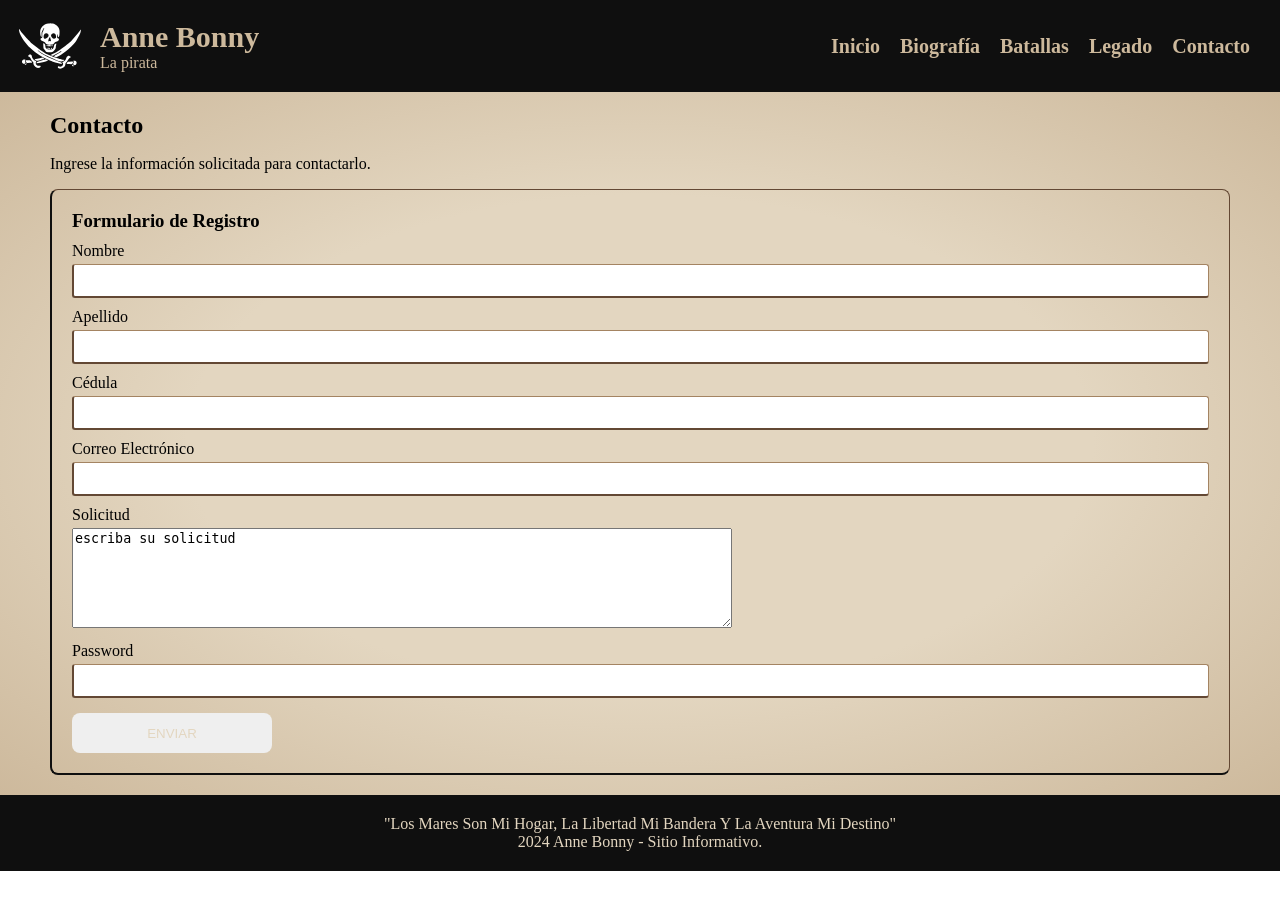
<file: contacto.html>
<!DOCTYPE html>
<html lang="es">

<head>
    <meta charset="UTF-8">
    <meta name="viewport" content="width=device-width, initial-scale=1.0">

    <link rel="preload" href="css/styles.css" as="style">
    <link rel="stylesheet" href="css/styles.css">

    <link rel="preconnect" href="https://fonts.googleapis.com">
    <link rel="preconnect" href="https://fonts.gstatic.com" crossorigin>

    <title>Contacto</title>
</head>

<body>
    <header>

        <svg xmlns="http://www.w3.org/2000/svg" xmlns:svg="http://www.w3.org/2000/svg" id="svg557"
            viewBox="0 0 744.09 496.06" fill="currentColor" version="1.0" y="0" x="0" class="jolly-roger">
            <g id="g790" transform="translate(11.735 27.521)">
                <path id="selection_to_path"
                    d="m297 155c3-9 0-25 1-35 1-6 5-12 8-18 2-6 5-14 12-16-2 6-3 6-5 11l-3 11c-2 5-5 7-6 12-2 7-1 24-1 32 0 2 0 5-2 7-3 4-12 1-11 11 0 1 0 3 1 4 4 9 20 12 28 16 8 5 6 10 14 15 8 6 29 6 39 5 3-1 8-1 11-3 8-3 9-11 17-16 6-3 19-5 25-14 1-1 2-3 2-4 3-11-10-7-13-14-2-5 1-21 2-26l3 3v9l1 10c11-2 10-15 11-24 2-24 2-39-15-58-10-10-23-18-37-20h-9l-7-1-8 1c-13 1-22 1-33 7-8 4-13 9-19 16-15 16-18 36-15 57 1 8 3 17 9 22zm33-30c14-1 24 9 19 23-4 9-13 16-23 18-9 1-13-5-13-13 0-13 2-24 17-28zm56 0c12 0 18 10 19 21 0 3 1 6 1 8-1 7-8 12-15 13-11 0-24-17-23-27 2-9 10-13 18-15zm-18 61l-11-2-9 3c-1-7 2-17 5-24 1-2 3-6 5-7 4-1 5 4 5 6 2 8 5 16 5 24z" />
                <path id="selection_to_path#1"
                    d="m407 202c-3 1-7 1-10 3-10 7-5 24-14 35-4 5-13 7-20 7-13 0-29-1-35-14-5-9 2-18-9-29-2-1-5-4-7-4-3 0-2 4-2 6l1 20c0 15 4 15 11 24 4 6 7 12 14 15 9 3 19 3 28 2 7 0 11 1 18-3s19-20 21-28l1-14c2-10 3-8 3-20z" />
                <path id="path719"
                    d="m590 98c-15 21-31.26 38.79-49 60l-24 27c-20 19-70 56-93 71-13 9-27 16-41 22l-18.26 8.84c3 3 8.58 4.64 13.63 7 3 0 13.63-5.84 16.63-7.84l32-18c6-4 12-9 19-10-3 7-10 11-17 15l-19 11s-19.95 11.37-22.68 13.26c5.47 2.16 13.68 4.64 18.89 6.74 5 0 11.79-5 15.79-7 11-6 25-15 36-23l18-12c14-11 28-23 41-36 10-9 20-18 28-29 11-13 18-28 26-43 9-14 12-23 17-38 1-5 4-13 2-18z" />
                <path id="path725"
                    d="m131 93c-3 11 1 24 5 34 9 24 24 45 39 65 9 13 24 29 35 40l12 10 26 23c21 16 60 40 84 51l32 14s13 5 13 5c15 6 30 10 46 13 9 2 19 5 28 5-3-11-9-10-18-13l-33-13c-46-19-97-38-133-74 7 0 12 6 17 10 7 5 16 11 24 16 22 13 72 36 97 45 10 4 27 11 37 11 8 1 19-4 25-8-4-4-8-3-14-4 0 0-31-9-31-9-27-7-53-17-78-30l-14-6-19-12-23-15-24-19-41-32s-38-39-38-39l-19-22-20-22-15-24z" />
                <path id="path731"
                    d="m452 340c2 4 6 10 6 15 0 11-13 21-23 20-4-1-13-6-16 0-1 2-1 4 0 5 0 4 5 6 9 8 11 3 23-1 32-7 7-4 12-11 14-19l2-13c1-4 5-5 10-12 6-8 12-22 20-28 3-2 6-3 10-4-2-3-4-5-6-8-2-1-4-3-6-3-3-1-7-1-10 1-14 7-11 20-19 30-6 8-13 12-23 15z" />
                <path id="path737"
                    d="m484 353c7 3 13 2 20 2l15 1c7 0 9-4 12-10 1-2 2-6 0-8s-6-2-9-2l-17 1c-3 0-8 0-11 1-5 3-9 10-10 15z" />
                <path id="path743" d="m538 367c-5-2-8-4-11-8-1 1-2 1-3 2-1 5 12 17 14 6z" />
                <path id="path744" d="m531 333l8 5c-2 4-7 12-6 17 1 10 15 10 21 4 7-8 7-20-3-26-6-3-13-2-20 0z" />
                <path id="selection_to_path#5" d="m172 361l1 1c8-2 13-5 14-13-6 1-12 7-15 12z" />
                <path id="selection_to_path#4"
                    d="m179 324c-3-2-6-3-10-3-3 0-6 0-9 1-10 4-11 20-3 27 4 4 14 6 18 1 4-4 3-9 1-14-1-3-3-7-1-9 1-2 3-2 4-3z" />
                <path id="selection_to_path#3"
                    d="m178 328c1 3 6 15 8 17 3 2 6 2 9 2l18-1h13c0-3 0-6-1-8-3-8-14-12-22-12 0 0-9 1-9 1-6 0-11-1-16 1z" />
                <path id="selection_to_path#2"
                    d="m197 296c19 5 19 21 27 32 3 4 11 10 12 14 1 3 0 4 1 11 2 9 8 18 16 23 9 6 17 10 28 7 6-2 12-6 9-13s-14 0-21-2c-7-3-15-13-15-21l4-14c-11-4-24-13-29-24-3-7-3-17-8-22-9-7-21-1-24 9z" />
                <path id="path758"
                    d="m245 319c3 4 5 5 9 7 14 8 23 2 37-1 0 0 29-9 29-9-3.84-2.58-12.42-7.95-16-10l-19 5-40 8z" />
                <path id="path759"
                    d="m259 348c26 0 50-8 75-14 0 0 11-5.21 14.68-5.21-3.47-2.53-17.63-7.63-19.84-9.63-3 0.89-14.84 4.84-18.84 5.84l-25 7-12 3c-7 3-12 4-14 13z" />
                <path id="selection_to_path#8"
                    d="m336 233c0 2.5 0.25 5.54 1.25 7.04s4.75 1.63 5.75 0.96c0.81-0.82-0.75-4.75-1.62-5.88-0.88-1.12-2.38-1.62-5.38-2.12z" />
                <path id="selection_to_path#7" d="m344 234l1 5c0 1 1 3 2 4 4 2 6-8 3-9-2-1-4 0-6 0z" />
                <path id="selection_to_path#6"
                    d="m356 235c-3 2-3.09 5.72-1.96 7.6 1.12 1.87 3.46 1.9 4.96 1.4 1-0.5 2.5-3 2.62-5.25 0.13-2.25-1.12-4.25-5.62-3.75z" />
                <path id="path784" d="m345 222c2.7 1.4 7.17-0.09 7.17-0.09l-0.17-5.91c-1-4-4-5-6-3-1 2-1 7-1 9z" />
                <path id="path785"
                    d="m360 212c-1 0-4.13-0.52-5.13 0.48-1.96 1.96-2.87 8.52 0.13 10.52 1.87 0.48 5 0.91 6-3.09v-2.91s-0.04-3.26-1-5z" />
                <path id="path786" d="m370 244c0.91 0.4 2-1 3-2 7-7-7.56-12.61-5-2 0 0 0.95 3.83 2 4z" />
                <path id="path787" d="m341.74 211c-1-0.35-2.74 0-3.74 0-7.78 3.52 2 17 5 8v-3s-0.56-4.65-1.26-5z" />
                <path id="path788"
                    d="m364 212s-1.7 10.13-1 11c1.31 0.7 5.34 0.52 6.83-0.52 0-3 0.18-6.51-0.42-8.34-0.61-1.83-1.91-1.64-5.41-2.14z" />
                <path id="path789"
                    d="m373.56 210.83l-0.56 5.17c0 3 0.65 8.83 4.65 5.83 0.5-0.5 1.85-6.45 1.3-9.17-1.03-1.45-2.91-1.6-5.39-1.83z" />
            </g>

        </svg>
        <div>
            <h1>Anne Bonny</h1>
            <p>La pirata</p>
        </div>
        <nav>
            <a href="index.html#presentacion">Inicio</a>
            <a href="index.html#biografia">Biografía</a>
            <a href="index.html#logros">Batallas</a>
            <a href="index.html#legado">Legado</a>
            <a href="#formulario">Contacto</a>
        </nav>

    </header>
    <main>
        <!-- Presentacion -->
        <section id="formulario">
            <div class="principal-texto">
                <h2>Contacto</h2>
                <p>Ingrese la información solicitada para contactarlo.</p>

                <form>
                    <h3>Formulario de Registro</h3>

                    <label for="nombre">Nombre</label>
                    <input type="text" id="nombre">

                    <label for="apellido">Apellido</label>
                    <input type="text" id="apellido">

                    <label for="cedula">Cédula</label>
                    <input type="text" id="cedula">

                    <label for="correo">Correo Electrónico</label>
                    <input type="password" id="correo">

                    <label for="comentario">Solicitud</label>
                    <textarea name="comentario" id="comentario">escriba su solicitud</textarea>

                    <label for="password">Password</label>
                    <input type="password" id="password">

                    <button type="submit">Enviar</button>


                </form>

            </div>

        </section>

    </main>
    <!-- Pie de página -->
    <footer>
        <p>"los mares son mi hogar, la libertad mi bandera y la aventura mi destino"</p>
        <p>2024 Anne Bonny - sitio informativo.</p>
    </footer>
</body>

</html>
</file>
<file: css/styles.css>
/*Declaracion de variables*/
:root {
    /*colores*/
    --color-paper: rgb(227, 214, 192);
    --color-paper-dark: rgb(205, 185, 156);

    --color-brown: rgb(164, 132, 98);
    --color-brown-dark: rgb(99, 72, 52);

    --color-red: rgb(120, 18, 18);
    --color-red-dark: rgb(84, 10, 10);

    --color-black: rgb(15, 15, 15);

    --color-gold: rgb(180, 148, 88);

    --color-text: rgb(45, 35, 25);
    --color-text-light: rgb(242, 236, 222);

    /* Colores */
    /*--paper: #E3D6C0;
    --paper-dark: #CDB99C;

    --wine: #781212;
    --wine-dark: #540A0A;

    --gold: #B49458;

    --black: #0F0F0F;

    --text: #2D2319;
    --text-light: #F2ECDE;*/

    /* Tipografías */

    --font-title: 'Pirata One', serif;
    --font-heading: 'Cinzel', serif;
    --font-body: 'Lora', serif;
    --font-quote: 'Cormorant Garamond', serif;
}

/***************Estilos base para el todo el documento ***********/
html {
    font-size: 62.5%;
    box-sizing: border-box;
    scroll-snap-type: y mandatory;
}

*,
*:before,
*:after {
    box-sizing: inherit;

}

body {
    font-size: 16px;
    /* 1 rem = 10px pero adaptable a pantallas de muchos px*/
    
    font-family: var(--font-body);
    background-image: linear-gradient(to top, #DFE9F3 0%, var(--blanco) 100%);
    /* Ocupa el ancho disponible para evitar margenes blancos laterales. */
    width: 100%;
    min-height: 100vh;
    margin: 0 auto;
    display: block;
}

/* Título principal */
h1 {
    font-family: var(--font-heading);
    margin: 0;
}

/* Encabezados de sección */
h2,
h3 {
    font-family: var(--font-heading);
    margin: 0;
}

/* Párrafos */
p {
    font-family: var(--font-body);
}

/* Citas */
blockquote {
    font-family: var(--font-quote);
    font-style: italic;
}


/***Encabezado***/
header {
    display: flex;
    background-color: var(--color-black);
}

header div {
    display: inline;
}

header div h1 {
    color: var(--color-paper-dark);
    font-size: 3rem;
    margin: 2rem 0 0 0;
}

header div p {
    color: var(--color-paper-dark);
    margin: 0 0 2rem 0;
}

.jolly-roger {
    color: white;
    width: 100px;
}

.jolly-roger:hover {
    color: var(--color-paper);
    /* dorado antiguo */
}

nav {
    display: flex;
    /*flex-direction: row;*/
    margin: auto 2rem auto auto;
}

nav a {
    display: block;
    text-align: center;
    padding: 1rem;
    color: var(--color-paper-dark);
    text-decoration: none;
    font-size: 2rem;
    font-weight: 700;
}

nav a:hover {
    color: var(--color-paper);
    font-weight: 900;
}

/***Presentacion***/
main {
    width: 100%;
}

#presentacion {
    /* El JPEG optimizado conserva su proporcion y se muestra completo. */
    background-image: url('../img/annebonny.jpg');
    display: flex;
    aspect-ratio: 1717 / 916;
    background-size: 100% 100%;
}

#presentacion div {
    width: 40%;
    height: 100%;
}

#presentacion h2 {
    font-family: var(--font-title);
    font-size: 6rem;
    font-weight: 700;
    text-align: center;
}

#presentacion h3 {
    color: var(--color-red);
    font-family: var(--font-heading);
    text-align: center;
}

#presentacion svg {
    /* Mantiene contraste legible al pasar el cursor sobre la navegacion. */
    color: var(--color-paper);
    width: 34px;
    padding: 2px 2px;
    margin: 0 8px;
    margin-left: 0;
}

button {
    background-    color: var(--color-paper);
    margin-top: 15px;
    width: 20rem;
    height: 4rem;
    border: none;
    border-radius: 8px;
    color: var(--color-paper);
    font-weight: 500;
    text-transform: uppercase;
    display: flex;
    justify-content: center;
    align-items: center;
}

/***Contenido principal***/

#inicio {
    display: flex;
    flex-wrap: wrap;
    position: relative;
}

#inicio::after {
    content: "";
    position: absolute;
    left: 50%;
    top: 5%;
    bottom: 55%;

    width: 2px;
    background-color: var(--color-paper-dark);
}

#biografia,
#logros,
#lineatiempo,
#cita,
#formulario {
    /*width: 50%;*/
    flex: 0 0 50%;
    /*no crece, no me enconjo, mi tamaño es 50% */
    height: auto;
}

#biografia,
#logros {
    background-color: var(--color-paper);
}

.titulo-seccion {
    font-family: var(--font-heading);
    text-transform: uppercase;
    font-weight: 700;
    display: flex;
    justify-content: left;
    align-items: center;

}

.icono-principal {
    width: 50px;
    height: 50px;
    background-color: var(--color-red-dark);
    border-radius: 25px;
    color: var(--color-paper);
    margin-right: 2rem;
    padding: 3px;
}

.principal-texto {
    margin: 0 5rem auto 5rem;
    padding: 2rem 0;
}

/***Logros***/
.icono-secundario {
    width: 50px;
    height: 50px;
    color: var(--color-black);
    margin: 4px;
    flex-shrink: 0;

}

.principal-texto ul li {
    display: flex;
    align-items: flex-start;
    margin-top: 1rem;
}

.principal-texto ul {
    padding: 0;
}

li div {
    flex: 1;
}

.principal-texto ul li h3 {
    text-transform: capitalize;
    margin: 0;
}

.principal-texto ul li p {
    margin: 0;
}

/***Linea de Tiempo***/
#lineatiempo,
#cita,
#legado {
    background-color: #E3D6C0;

    background-image:
        radial-gradient(ellipse at center,
            /*rgba(255, 255, 255, 0)*/
            var(--color-paper) 50%,
            /*rgba(120, 90, 50, 0.08)*/
            var(--color-paper-dark) 100%);
}

.principal-texto ol {
    list-style: none;
    margin: 0;
    padding: 0 0 0 50px;
    position: relative;
}

.principal-texto ol::before {
    content: "";
    position: absolute;
    left: 12px;
    top: 0;
    bottom: 0;
    width: 3px;
    background-color: var(--color-red-dark);
}

.principal-texto ol li {
    position: relative;
    margin-bottom: 25px;
    font-size: 11px;
    display: flex;
    gap: 30px;

}

.principal-texto ol li::before {
    content: "";
    position: absolute;
    left: -44px;
    top: 6px;
    width: 14px;
    height: 14px;
    border-radius: 50%;
    background-color: var(--color-red-dark);
}

.principal-texto ol li span {
    color: var(--color-red-dark);
    font-weight: 700;
}

/***cita***/
#cita {
    display: flex;
    align-items: center;
    justify-content: center;
}

#cita div {
    display: grid;
    place-items: center;
    background: #DCC6A3;

    border: 1px solid #B89C75;

    border-radius: 12px;

    box-shadow:
        inset 0 0 25px rgba(120, 80, 40, .15),
        inset 0 0 80px rgba(255, 255, 255, .15),
        0 4px 10px rgba(0, 0, 0, .12);
}

.quote {
    font-size: 10rem;
    font-family: 'Times New Roman', Times, serif;
    color: var(--color-red-dark);
    margin: 0;
}

blockquote {
    font-family: var(--font-quote);
    font-size: 20px;
    font-weight: 700;
    position: relative;
    z-index: 10;
    bottom: 20px
}

cite {
    color: var(--color-red-dark);
    margin: 4rem;
}

/***Legado***/
#legado>div>div {
    display: inline;
}

#legado svg {
    width: 80px;
    height: 80px;
    border-radius: 40px;
}

#legado h2 {
    display: inline;
    position: relative;
    bottom: 30px;
}

footer {
    width: 100%;
    padding: 20px;
    display: grid;
    place-items: center;
    background-color: var(--color-black);
    text-transform: capitalize;
}

footer p {
    color: var(--color-paper);
    margin: 0 auto;
}

/***Formulario***/
#formulario {
    background-image:
        radial-gradient(ellipse at center,
            /*rgba(255, 255, 255, 0)*/
            var(--color-paper) 50%,
            /*rgba(120, 90, 50, 0.08)*/
            var(--color-paper-dark) 100%);

}

form {
    display: block;
    border: 1px solid var(--color-brown-dark);
    border-radius: 8px;
    padding: 20px;
    border-left: 2px solid var(--color-black);
    border-bottom: 2px solid var(--color-black);
}

label {
    display: block;
    margin: 10px 0 4px;
}

input {
    width: 100%;
    padding: 8px;
    border: 1px solid var(--color-brown);
    border-bottom: 2px solid var(--color-brown-dark);
    border-left: 2px solid var(--color-brown-dark);
    border-radius: 3px;
}

textarea {
    height: 100px;
    width: 100%;
    max-width: 660px;
    resize: vertical;
}

.mi-seccion {
    transition: box-shadow 0.5s ease-in-out;
}

.sombra {
    box-shadow: 0 4px 8px rgba(0, 0, 0, 0.2);
}

@media (max-width: 768px) {
    header {
        flex-wrap: wrap;
        align-items: center;
    }

    nav {
        width: 100%;
        justify-content: center;
        flex-wrap: wrap;
        margin: 0 1rem 1rem;
    }

    nav a {
        padding: 0.8rem;
        font-size: 1.7rem;
    }

    #presentacion {
        min-height: 38rem;
        aspect-ratio: auto;
        background-size: cover;
        background-position: center;
    }

    #presentacion > .principal-texto {
        width: min(68%, 56rem);
        height: auto;
        justify-content: center;
        margin: 0;
        padding: 2.5rem;
        background: linear-gradient(
            90deg,
            rgba(227, 214, 192, 0.94) 0%,
            rgba(227, 214, 192, 0.78) 78%,
            rgba(227, 214, 192, 0) 100%
        );
    }

    #presentacion h2 {
        font-size: 4.8rem;
    }

    #presentacion h3 {
        text-align: left;
    }

    .principal-texto {
        margin-right: 3rem;
        margin-left: 3rem;
    }

    #inicio::after {
        display: none;
    }

    #cita > div {
        width: calc(100% - 4rem);
        padding: 2rem;
    }

    .quote {
        font-size: 8rem;
    }
}

@media (max-width: 600px) {
    html {
        scroll-snap-type: none;
    }

    .jolly-roger {
        width: 7rem;
    }

    header div h1 {
        margin-top: 1rem;
        font-size: 2.6rem;
    }

    header div p {
        margin-bottom: 1rem;
    }

    nav {
        margin-right: 0.5rem;
        margin-left: 0.5rem;
    }

    nav a {
        padding: 0.7rem;
        font-size: 1.5rem;
    }

    #presentacion {
        min-height: 40rem;
        background-position: 58% center;
    }

    #presentacion > .principal-texto {
        width: 100%;
        padding: 2rem;
        background: linear-gradient(
            90deg,
            rgba(227, 214, 192, 0.96) 0%,
            rgba(227, 214, 192, 0.88) 72%,
            rgba(227, 214, 192, 0.42) 100%
        );
    }

    #presentacion h2 {
        font-size: 4rem;
    }

    #presentacion p {
        line-height: 1.6;
    }

    #inicio {
        display: block;
    }

    #biografia,
    #logros,
    #lineatiempo,
    #cita,
    #formulario {
        width: 100%;
    }

    .principal-texto {
        margin-right: 2rem;
        margin-left: 2rem;
    }

    .titulo-seccion {
        font-size: 2rem;
    }

    .icono-principal {
        width: 4rem;
        height: 4rem;
        flex-shrink: 0;
        margin-right: 1rem;
    }

    .principal-texto ol {
        padding-left: 4rem;
    }

    .principal-texto ol li {
        gap: 1.5rem;
        font-size: 1.4rem;
    }

    #legado svg {
        width: 6rem;
        height: 6rem;
    }

    #legado h2 {
        bottom: 2rem;
    }

    footer {
        gap: 1rem;
        text-align: center;
    }

    form {
        padding: 1.5rem;
    }
}
</file>
